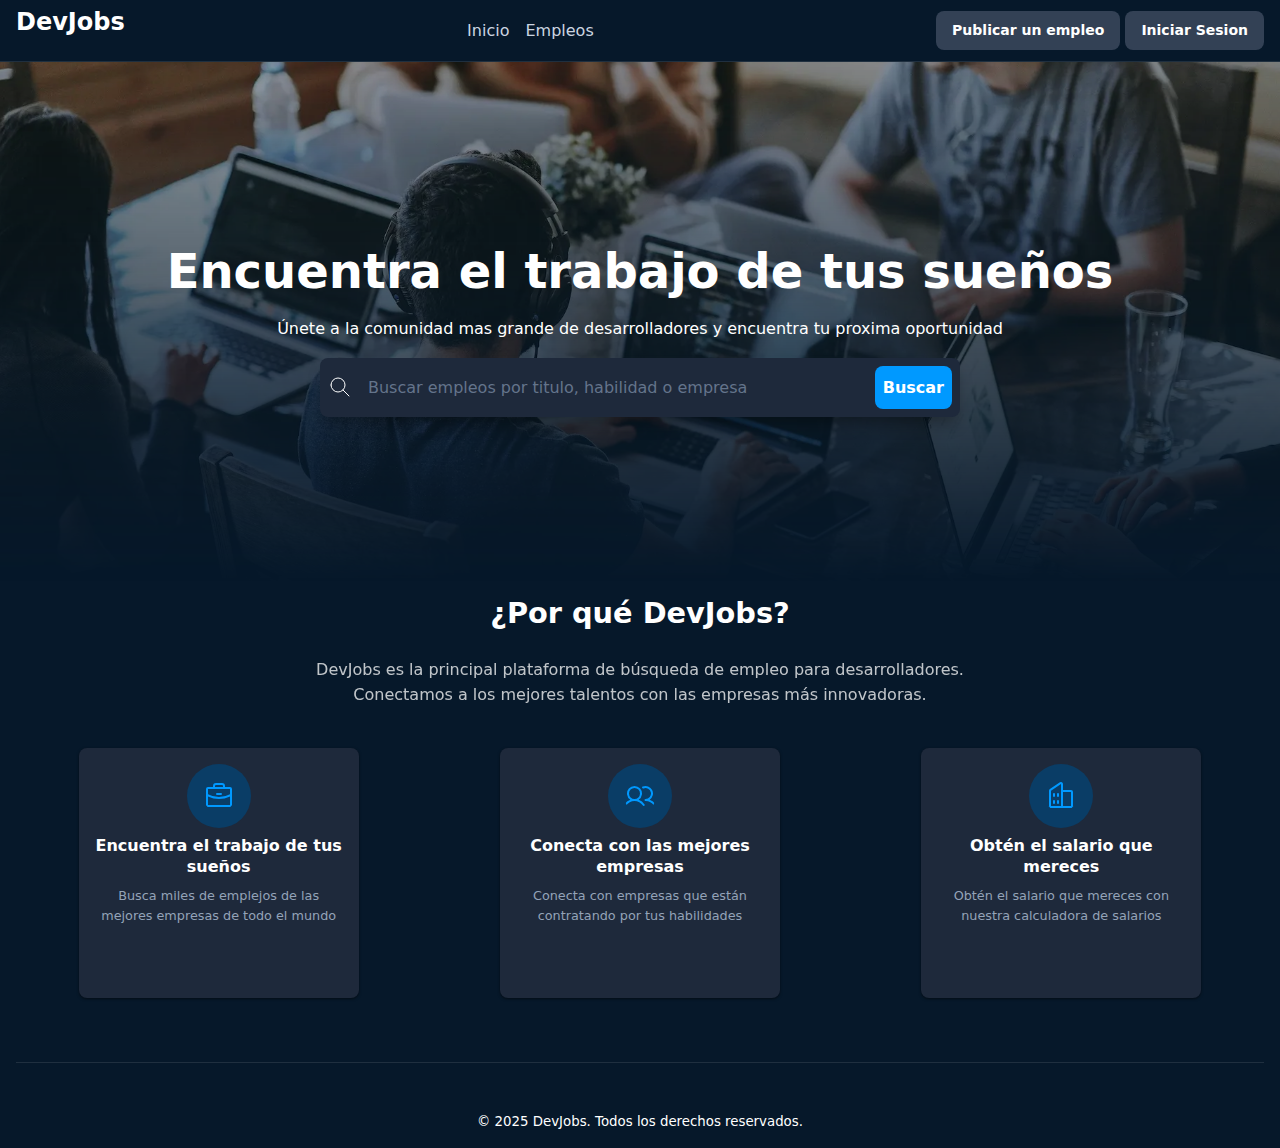
<file: index.html>
<!DOCTYPE html>

<html lang="es">
<head>
    <meta charset="UTF-8">
    <meta name="description" content="Encuentra las mejores ofertas de trabajo para desarrolladores en DevJobs.">
    <link rel="stylesheet" href="/styles/styles.css">
    <title>DevJobs - Inicio</title>
</head>

<body>
    <header>
        <h1>DevJobs</h1>
        <nav>
            <a href="index.html">Inicio</a>
            <a href="">Empleos</a>
        </nav>
        <div>
            <a href="">Publicar un empleo</a>
            <a href=""> Iniciar Sesion</a>
        </div>
    </header>
    <main>
        <section>
            <img src="./images/background.webp" alt="Personas desarrollando aplicaciones" width="200">
            <h1>Encuentra el trabajo de tus sueños</h1>
            <p>Únete a la comunidad mas grande de desarrolladores 
                y encuentra tu proxima oportunidad
            </p>
            <form role="search" action="search.html">
                <div>
                    <svg xmlns="http://www.w3.org/2000/svg" width="24" height="24" viewBox="0 0 24 24" fill="none"
                        stroke="currentColor" stroke-width="1" stroke-linecap="round" stroke-linejoin="round"
                        class="icon icon-tabler icons-tabler-outline icon-tabler-search">
                        <path stroke="none" d="M0 0h24v24H0z" fill="none" />
                        <path d="M10 10m-7 0a7 7 0 1 0 14 0a7 7 0 1 0 -14 0" />
                        <path d="M21 21l-6 -6" />
                    </svg>
                    <input required type="text" placeholder="Buscar empleos por titulo, habilidad o empresa">
                    <button type="submit">Buscar</button>
                </div>
            </form>
        </section>
        <section>
            <header>
                <h2>¿Por qué DevJobs?</h2>
                <p>DevJobs es la principal plataforma de búsqueda de empleo para desarrolladores. Conectamos a los mejores
          talentos con las empresas más innovadoras.
                </p>
            </header>
            <footer>
                <article>
                    <svg fill="currentColor" height="32" viewBox="0 0 256 256" width="32" xmlns="http://www.w3.org/2000/svg"
                        aria-hidden="true">
                        <path
                        d="M216,56H176V48a24,24,0,0,0-24-24H104A24,24,0,0,0,80,48v8H40A16,16,0,0,0,24,72V200a16,16,0,0,0,16,16H216a16,16,0,0,0,16-16V72A16,16,0,0,0,216,56ZM96,48a8,8,0,0,1,8-8h48a8,8,0,0,1,8,8v8H96ZM216,72v41.61A184,184,0,0,1,128,136a184.07,184.07,0,0,1-88-22.38V72Zm0,128H40V131.64A200.19,200.19,0,0,0,128,152a200.25,200.25,0,0,0,88-20.37V200ZM104,112a8,8,0,0,1,8-8h32a8,8,0,0,1,0,16H112A8,8,0,0,1,104,112Z">
                        </path>
                    </svg>
                    <h3>Encuentra el trabajo de tus sueños</h3>
                    <p>Busca miles de emplejos de las mejores empresas de todo el mundo</p>
                </article>
                <article>
                    <svg fill="currentColor" height="32" viewBox="0 0 256 256" width="32" xmlns="http://www.w3.org/2000/svg"
                        aria-hidden="true">
                        <path
                        d="M117.25,157.92a60,60,0,1,0-66.5,0A95.83,95.83,0,0,0,3.53,195.63a8,8,0,1,0,13.4,8.74,80,80,0,0,1,134.14,0,8,8,0,0,0,13.4-8.74A95.83,95.83,0,0,0,117.25,157.92ZM40,108a44,44,0,1,1,44,44A44.05,44.05,0,0,1,40,108Zm210.14,98.7a8,8,0,0,1-11.07-2.33A79.83,79.83,0,0,0,172,168a8,8,0,0,1,0-16,44,44,0,1,0-16.34-84.87,8,8,0,1,1-5.94-14.85,60,60,0,0,1,55.53,105.64,95.83,95.83,0,0,1,47.22,37.71A8,8,0,0,1,250.14,206.7Z">
                        </path>
                    </svg>
                    <h3>Conecta con las mejores empresas</h3>
                    <p>Conecta con empresas que están contratando por tus habilidades</p>
                </article>
                <article>
                    <svg fill="currentColor" height="32" viewBox="0 0 256 256" width="32" xmlns="http://www.w3.org/2000/svg"
                        aria-hidden="true">
                        <path
                        d="M240,208H224V96a16,16,0,0,0-16-16H144V32a16,16,0,0,0-24.88-13.32L39.12,72A16,16,0,0,0,32,85.34V208H16a8,8,0,0,0,0,16H240a8,8,0,0,0,0-16ZM208,96V208H144V96ZM48,85.34,128,32V208H48ZM112,112v16a8,8,0,0,1-16,0V112a8,8,0,1,1,16,0Zm-32,0v16a8,8,0,0,1-16,0V112a8,8,0,1,1,16,0Zm0,56v16a8,8,0,0,1-16,0V168a8,8,0,0,1,16,0Zm32,0v16a8,8,0,0,1-16,0V168a8,8,0,0,1,16,0Z">
                        </path>
                    </svg>
                    <h3>Obtén el salario que mereces</h3>
                    <p>Obtén el salario que mereces con nuestra calculadora de salarios</p>
                </article>
            </footer>
        </section>
    </main>
    <footer>
        <small>&copy; 2025 DevJobs. Todos los derechos reservados.</small>
    </footer>
</body>
</html>
</file>
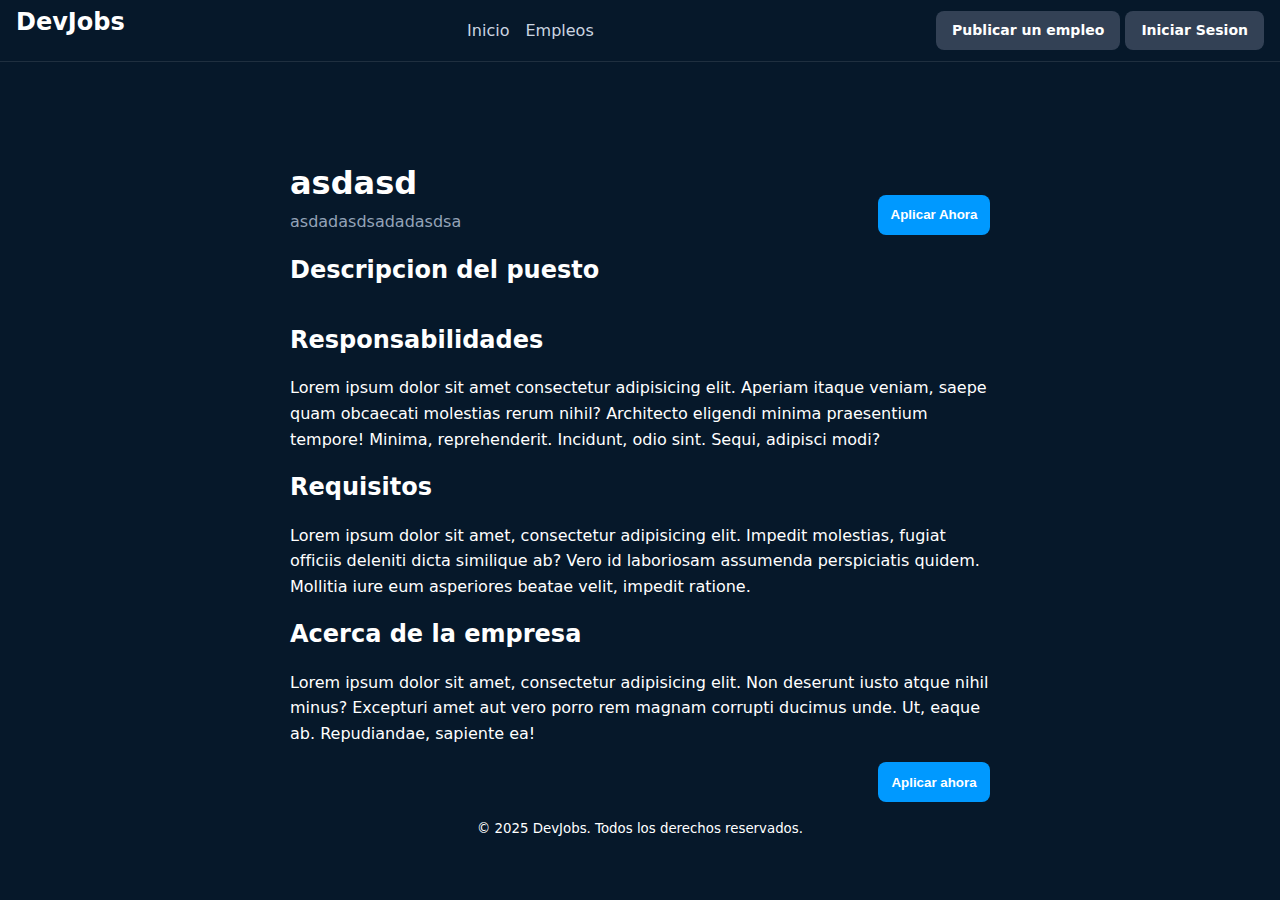
<file: details.html>
<!DOCTYPE html>
<html lang="es">
<head>
    <meta charset="UTF-8">
    <meta name="description" content="Detalles">
    <title>DevJobs - Detalles</title>
    <link rel="stylesheet" href="styles/styles.css">
    <link rel="stylesheet" href="styles/details.css">
</head>
<body>
    <header>
        <h1>DevJobs</h1>
        <nav>
            <a href="index.html">Inicio</a>
            <a href="">Empleos</a>
        </nav>
        <div>
            <a href="">Publicar un empleo</a>
            <a href=""> Iniciar Sesion</a>
        </div>
    </header>
    <main>
        <div>
            <div>
                <h2 class="job-title">asdasd</h2>
                <small class="job-enterprise">asdadasdsadadasdsa</small>
            </div>
            <button>Aplicar Ahora</button>
        </div>
        <div>
             <h3>Descripcion del puesto</h3>
            
            <p class="job-description"></p>

            <h3>Responsabilidades</h3>
            <p>Lorem ipsum dolor sit amet consectetur adipisicing elit. Aperiam itaque veniam, saepe quam obcaecati molestias rerum nihil? Architecto eligendi minima praesentium tempore! Minima, reprehenderit. Incidunt, odio sint. Sequi, adipisci modi?</p>

            <h3>Requisitos</h3>
            <p>Lorem ipsum dolor sit amet, consectetur adipisicing elit. Impedit molestias, fugiat officiis deleniti dicta similique ab? Vero id laboriosam assumenda perspiciatis quidem. Mollitia iure eum asperiores beatae velit, impedit ratione.</p>

            <h3>Acerca de la empresa</h3>
            <p>Lorem ipsum dolor sit amet, consectetur adipisicing elit. Non deserunt iusto atque nihil minus? Excepturi amet aut vero porro rem magnam corrupti ducimus unde. Ut, eaque ab. Repudiandae, sapiente ea!</p>

            <button>Aplicar ahora</button>
        </div>
       
    </main>
    <footer>
        <small>&copy; 2025 DevJobs. Todos los derechos reservados.</small>
    </footer>
    <script src="scripts/details.js"></script>
</html>
</file>
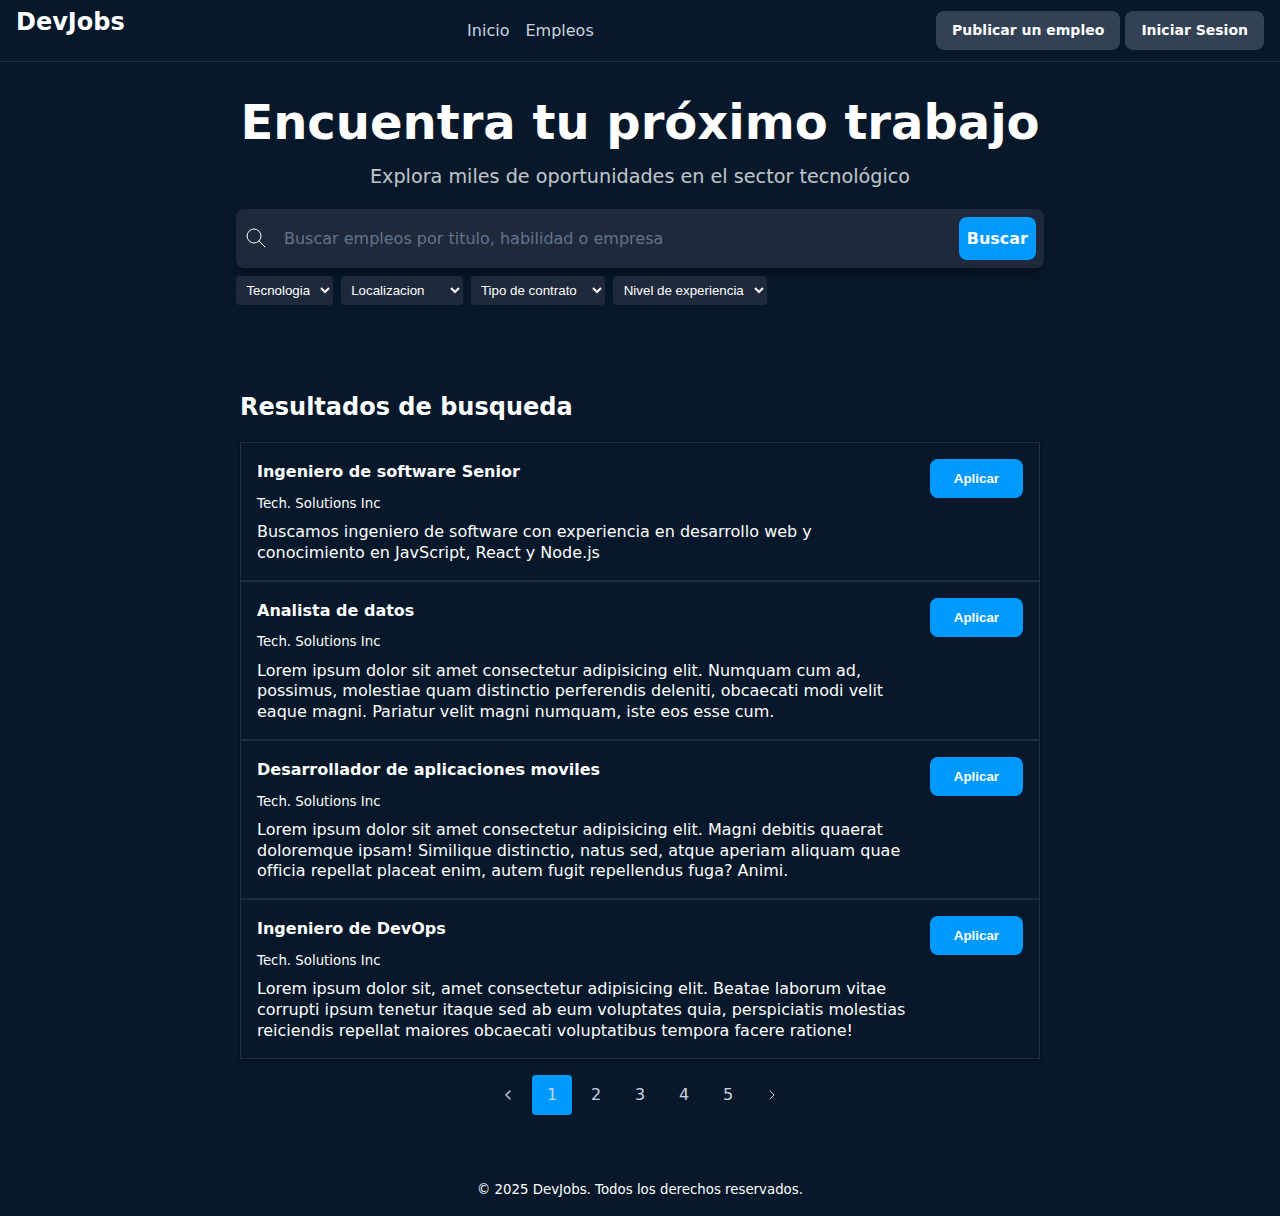
<file: search.html>
<!DOCTYPE html>
<html lang="es">
<head>
    <meta charset="UTF-8">
    <meta name="description" content="Busqueda de trabajo para desarrolladores">
    <title>DevJobs - Busqueda</title>
    <link rel="stylesheet" href="/styles/styles.css">
    <link rel="stylesheet" href="/styles/search.css">
</head>
<body>
    <header>
        <h1>DevJobs</h1>
        <nav>
            <a href="index.html">Inicio</a>
            <a href="">Empleos</a>
        </nav>
        <div>
            <a href="">Publicar un empleo</a>
            <a href=""> Iniciar Sesion</a>
        </div>
    </header>
    <main>
        <section>
            <h1>Encuentra tu próximo trabajo</h1>
            <p>Explora miles de oportunidades en el sector tecnológico</p>
            <form role="search" action="search.html">
                <div>
                    <svg xmlns="http://www.w3.org/2000/svg" width="24" height="24" viewBox="0 0 24 24" fill="none"
                        stroke="currentColor" stroke-width="1" stroke-linecap="round" stroke-linejoin="round"
                        class="icon icon-tabler icons-tabler-outline icon-tabler-search">
                        <path stroke="none" d="M0 0h24v24H0z" fill="none" />
                        <path d="M10 10m-7 0a7 7 0 1 0 14 0a7 7 0 1 0 -14 0" />
                        <path d="M21 21l-6 -6" />
                    </svg>
                    <input required type="text" placeholder="Buscar empleos por titulo, habilidad o empresa">
                    <button type="submit">Buscar</button>
                </div>
                <div>
                    <select name="tecnologia">
                        <option>Tecnologia</option>
                        <option>Anguar</option>
                        <option>React</option>
                        <option>Vue.Js</option>
                    </select>
                    <select name="localizacion">
                        <option>Localizacion</option>
                        <option>USA</option>
                        <option>Union Europea</option>
                        <option>Latino America</option>
                    </select>
                    <select name="contrato">
                        <option>Tipo de contrato</option>
                        <option>Freelance</option>
                        <option>Tiempo completo</option>
                        <option>Part time</option>
                        </select>
                    <select name="experiencia">
                        <option>Nivel de experiencia</option>
                        <option>Junior</option>
                        <option>Mid level</option>
                        <option>Senior</option>
                    </select>
                </div>
            </form>
        </section>
        <section>
            <div class="job-listings">
                <h3>Resultados de busqueda</h3>
                <article class="job-listing-card">
                    <div>
                        <h4>Ingeniero de software Senior</h4>
                        <small>Tech. Solutions Inc</small>
                        <p>Buscamos ingeniero de software con experiencia en desarrollo web y conocimiento en JavScript, React y Node.js</p>
                    </div>
                    <button class="button-apply-job">Aplicar</button>
                </article>
                <article class="job-listing-card">
                    <div>
                        <h4>Analista de datos</h4>
                        <small>Tech. Solutions Inc</small>
                        <p>Lorem ipsum dolor sit amet consectetur adipisicing elit. Numquam cum ad, possimus, molestiae quam distinctio perferendis deleniti, obcaecati modi velit eaque magni. Pariatur velit magni numquam, iste eos esse cum.</p>
                    </div>
                    <button class="button-apply-job">Aplicar</button>
                </article>
                <article class="job-listing-card">
                    <div>
                        <h4>Desarrollador de aplicaciones moviles</h4>
                        <small>Tech. Solutions Inc</small>
                        <p>Lorem ipsum dolor sit amet consectetur adipisicing elit. Magni debitis quaerat doloremque ipsam! Similique distinctio, natus sed, atque aperiam aliquam quae officia repellat placeat enim, autem fugit repellendus fuga? Animi.</p>
                    </div>
                    <button class="button-apply-job">Aplicar</button>
                </article>
                <article class="job-listing-card">
                    <div>
                        <h4>Ingeniero de DevOps</h4>
                        <small>Tech. Solutions Inc</small>
                        <p>Lorem ipsum dolor sit, amet consectetur adipisicing elit. Beatae laborum vitae corrupti ipsum tenetur itaque sed ab eum voluptates quia, perspiciatis molestias reiciendis repellat maiores obcaecati voluptatibus tempora facere ratione!</p>
                    </div>
                    <button class="button-apply-job">Aplicar</button>
                </article>
            </div>
            <nav class="pagination">
            <a href="#"><svg width="16" height="16" viewBox="0 0 24 24" fill="none" stroke="currentColor" stroke-width="2"
                stroke-linecap="round" stroke-linejoin="round">
                <path stroke="none" d="M0 0h24v24H0z" fill="none" />
                <path d="M15 6l-6 6l6 6" />
                </svg>
            </a>
            <a class="is-active" href="#">1</a>
            <a href="#">2</a>
            <a href="#">3</a>
            <a href="#">4</a>
            <a href="#">5</a>
            <a href="#"><svg width="16" height="16" viewBox="0 0 24 24" fill="none" stroke="currentColor" stroke-width="1.5"
                stroke-linecap="round" stroke-linejoin="round"
                class="icon icon-tabler icons-tabler-outline icon-tabler-chevron-right">
                <path stroke="none" d="M0 0h24v24H0z" fill="none" />
                <path d="M9 6l6 6l-6 6" />
                </svg>
            </a>
            </nav>
        </section>
    </main>
    <footer>
        <small>&copy; 2025 DevJobs. Todos los derechos reservados.</small>
    </footer>
    <script src="/scripts/scripts.js"></script>
</body>
</html>
</file>
<file: styles/styles.css>
*{
    margin: 0;
    padding: 0;
    box-sizing: border-box;
}

:root{
    --primary: #3b4550;
    --primary-dark: #0a3d66;
    --primary-hover: #0d5ba8;
    --primary-light: #09f;
    --background: #06182a;
    --text-primary: #fff;
    --text-secondary: #cbd5e1;
    --text-muted: #94a3b8;
    --border: rgba(255,255,255, 0.1);
    --card-bg: #1e293b;
    --shadow: rgba(0,0,0,0.3);
    --input-bg: #1e293b;
    --hsla-example: hsla(210, 100%, 56%, 1);
}

@font-face {
    font-family: 'Inter Variable';
    font-style: normal;
    font-display: swap;
    font-weight: 100 900;
    src: url(https://cdn.jsdelivr.net/fontsource/fonts/inter:vf@latest/latin-wght-normal.woff2) format('woff2-variations');
    unicode-range:  U+0000-00FF,U+0131,U+0152-0153,U+02BB-02BC,U+02C6,U+02DA,U+02DC,U+0304,U+0308,U+0329,U+2000-206F,U+20AC,U+2122,U+2191,U+2193,U+2212,U+2215,U+FEFF,U+FFFD;
}

body{
    font-family: system-ui;
    background-color: var(--background);
    color: var(--text-primary);
    min-height: 100vh;
    display: flex;
    flex-direction: column;
    line-height: 1.6;
}

h1{
    font-size: 2.25rem;
    font-weight: 900;
    margin-bottom: 1rem;
    line-height: 1.2;
    text-wrap: balance;
}

h1 + p{
    text-wrap: balance;
    margin-bottom: 1rem;
}

header{
    border-bottom: 1px solid var(--border);
    display:  flex;
    align-items: center;
    justify-content: space-between;
    background-color: var(--background);
    padding: .5rem 1rem;
    gap: 2rem;

    h1{
        font-size: 1.5rem;
        font-weight: 700;
    }
    
    h2{
        font-size: 1.25rem;
        font-weight: 700;
        color: var(--text-primary);
    }
}

nav{
    align-items: center;
    gap: 1rem;
    display: flex;

    a{
        text-decoration: none;
        color: var(--text-secondary);
        transition: color 0.2;
        font-weight: 500;

        &:hover, &:focus{
            color: var(--text-primary);
            outline: none;
        }
    }
}

header div a{
    text-decoration: none;
    color: var(--text-primary);
    background-color: #334155;
    padding: 0.5rem 1rem;
    font-size: 0.875rem;
    font-weight: 700;
    border-radius: 8px;
    display: inline-block;
    transform: color 0.2s;

    &:hover, &:focus{
        background-color: #072b47;
        color: var(--primary-hover);
    }
}

main > section:nth-child(1){
    height: 500px;
    text-align: center;
    justify-content: center;
    display: flex;
    flex-direction: column;

    h1{
        padding-top: 36px;
        font-size: 3rem;
    }

    & > img{
        position: absolute;
        width: 100%;
        height: 100%;
        object-fit: cover;
        z-index: -1;
        left: 0;
        right: 0;
        mask-image: linear-gradient(to bottom, rgba(16, 25, 34, 1) 5%, rgba(16, 25, 34, 0) 80%);
    }

}
form{
    max-width: 42rem;
    width: 100%;
    margin: 0 auto;
    padding-inline: 1rem;
}

form > div{
    display: flex;
    align-items: center;
    background-color: var(--input-bg);
    border-radius: 0.5rem;
    box-shadow: 0 10px 15px -3px var(--shadow);
    padding: 0.5rem;
    gap: 0.5rem;
}

form span {
    padding-left: 0.75rem;
    color: var(--text-muted);
    display: flex;
    align-items: center;
    flex-shrink: 0;
}
    
form input[type="text"]{
    flex: 1;
    background: transparent;
    border: none;
    outline: none;
    color: var(--text-primary);
    padding: 0.75rem 0.5rem;
    font-size: 1rem;
    font-family: inherit;
}
    
form input[type="text"]::placeholder {
    color: #64748b;
}

form button[type="submit"]{
    padding: 0.75rem 0.5rem;
    border-radius: 8px;
    background-color: var(--primary-light);
    color: white;
    font-weight: 700;
    border: none;
    cursor: pointer;
    transition: color 0.2s;
    font-family: inherit;
    font-size: 1rem;
    white-space: nowrap;
}

form button[type="submit"]:hover,
form button[type="submit"]:focus{
    background-color: var(--primary-hover);
    outline-offset: 2px;
}


main > section:nth-child(2){
   
    padding-inline: 1rem;
    padding-top: 2rem;
    margin-bottom: 2rem;

    header{
        display: flex;
        flex-direction: column;
        text-align: center;
        border-bottom: none;
    }

    header > h2{
        font-size: 1.8em ;
        line-height: 0.8;
    }

    header > p{
        text-wrap: balance;
        opacity: .75;
    }

    footer{
        display: grid;
        grid-template-columns: repeat(auto-fit, minmax(280px, 1fr));
        justify-items: center;
        gap: 16px;
        margin-top: 2rem;
        border-bottom: solid var(--border) 1px;
    }
    article{
        background-color: var(--card-bg);
        border-radius: 8px;
        display: flex;
        flex-direction: column;
        gap: 0.5rem;
        text-align: center;
        padding: 1rem;
        align-items: center;
        box-shadow: 0px 1px 3px 0px rgb(0,0, 0, 0.5);
        margin-bottom: 4rem;
        max-width: 280px;
        min-height: 250px;
    }
    article > svg{
        color: var(--primary-light);
        background-color: var(--primary-dark);
        width: 64px;
        height: 64px;
        padding: 1rem;
        border-radius: 100%;
    }
    article > h3{
        font-size: 1rem;
        font-weight: 700;
        line-height: 1.3;
    }
    article > p{
        color: var(--text-muted);
        font-size: 0.8rem;
        font-weight: 500;
        text-wrap: balance;
    }
}

body > footer{
    display: flex;
    justify-content:  center;
    align-content: center;
    padding: 1rem;
}
</file>
<file: styles/details.css>
main{
    display: flex;
    flex-direction: column;
    align-items: center;
    gap: 1rem;

    & > div:nth-child(1){
        display: flex;
        flex-direction: row;
        justify-content: space-between;
        max-width: 700px;
        width: 100%;
        margin-top: 6rem;
    }
    h2{
        font-size: 2rem;
        
    }
    h3{
        align-self: self-start;
        font-size: 1.5rem;
    }

    & div:nth-child(2){
        max-width: 700px;
        width: 100%;
        display: flex;
        flex-direction: column;
        gap:1rem
    }
    small{
        color: var(--text-muted);
        font-size: 1rem;
    }

    button{
        width: 7rem;
        height: 2.5rem;
        border-radius: 8px;
        background-color: var(--primary-light);
        border: none;
        color: white;
        font-weight: 700;
        transition: color 0.2s;
        cursor: pointer;
        align-self: flex-end;

    };

    button:hover{
        background-color: var(--primary-hover);
    }
}
</file>
<file: styles/search.css>
main > section:nth-child(1){
    display: flex;
    flex-direction: column;
    justify-content: flex-start;
    align-items: center;
    max-height: 230px;
    h1{
        font-weight: 650;
        line-height: 1;
    }
    p{
        opacity: 0.75;
        font-size: 1.2rem;
    }

    form{
        max-width: 52.5rem;
        width: 100%;
    }

    form > div:last-child{
        display: flex; 
        justify-content: flex-start;
        width: 100%;
        gap: 0.5rem;
        padding-left: 0;
        flex-wrap: wrap;
        background-color: transparent;
        border: none;
        box-shadow: none;
    }

    select{
        background-color: var(--input-bg);
        padding: 0.4rem 0.4rem;
        border: none;
        border-radius: 4px;
        color: white;
    }
}

main > section:nth-child(2){
    display: flex;
    flex-direction: column;
    margin-top: 4rem;
    
    div{
        max-width: 50rem;
        border-radius: 0;
        align-self: center;
    }

    h3{
        font-size: 1.5rem;
        margin-bottom: 1rem;
        align-self:self-start;
    }

    div > article{
        display: flex;
        flex-direction: row;
        background-color: var(--background);
        border: 1px solid var(--border);
        border-radius: 0;
        max-width: 50rem;
        width: 100%;
        margin: 0;
        text-align: start;
        min-height: fit-content;
        cursor: pointer;
    }

    article > div{
        
        display: flex;
        flex-direction: column;
        gap: 8px;
    }

    div > p:nth-child(2){
        opacity: .75;
    }

    div > p:nth-child(3){
        line-height: 1.3;
    }


    button{
        padding: .75rem 1.5rem;
        background-color: var(--primary-light);
        border: none;
        align-self: flex-start;
        color: white;
        font-weight: 600 !important;
        border-radius: 8px;
        cursor: pointer;
        font-weight: 500;
    }

    button:hover{
        background-color: var(--primary-dark);
    }

    .is-applied{
        background-color: rgb(63, 156, 63);
        pointer-events: none;
    }

    .pagination{
        display: flex;
        justify-content: center;
        padding: 1rem;
        gap: .25rem;
    }

    .pagination > a{
        display: flex;
        justify-content: center;
        align-items: center;
        height: 2.5rem;
        width: 2.5rem;
        border-radius: 4px;
        transition: color 0.3s;
        text-decoration: none;
    }

    .pagination > a:hover,
    .pagination > a:active{
        background-color: white;
        color: #000;
    } 



    .pagination > .is-active{
        background-color: var(--primary-light);
        pointer-events: none;
    }
}
</file>
